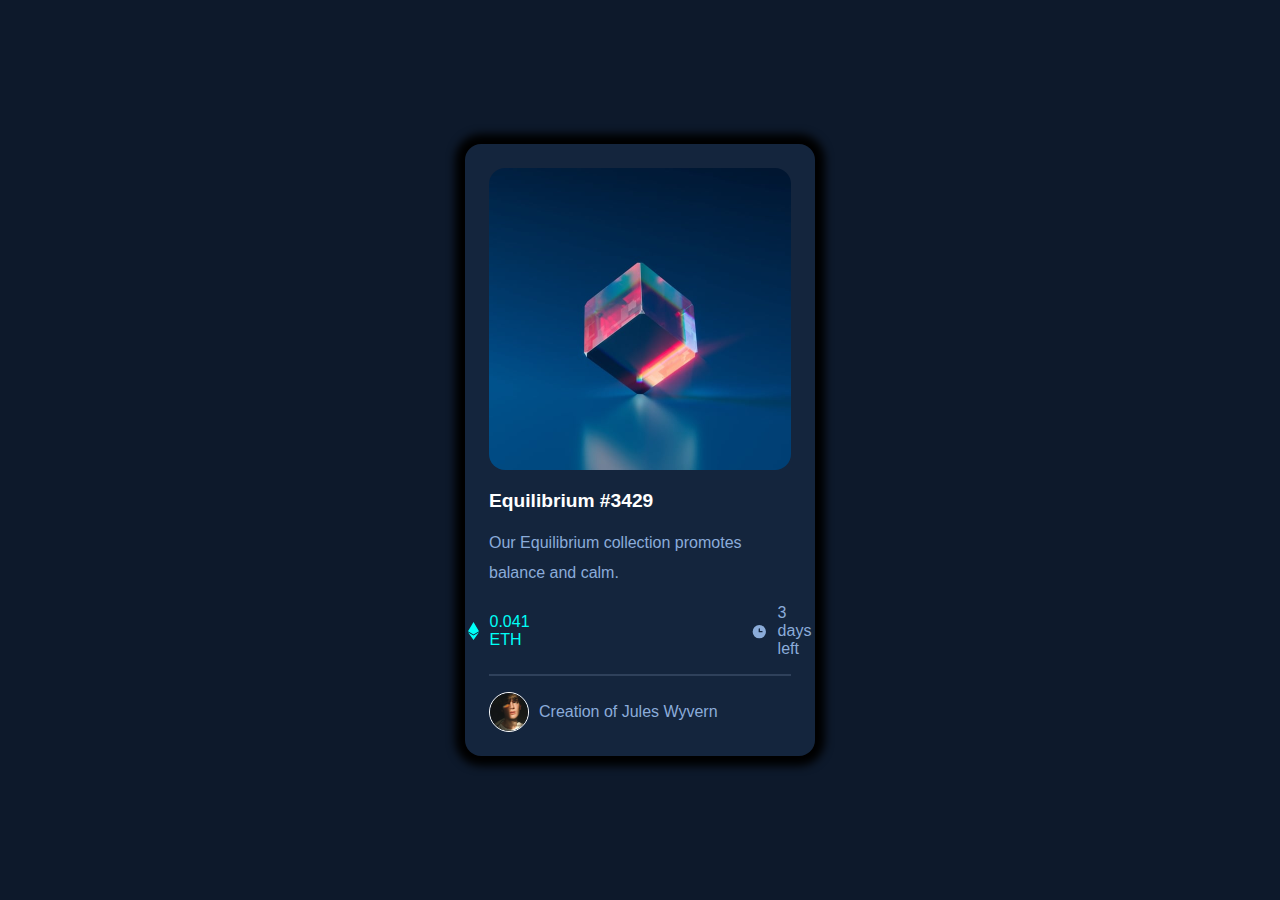
<file: Easy/nft-preview-card-component-main/index.html>
<!DOCTYPE html>
<html lang="en">
<head>
  <meta charset="UTF-8">
  <meta name="viewport" content="width=device-width, initial-scale=1.0"> <!-- displays site properly based on user's device -->

  <link rel="icon" type="image/png" sizes="32x32" href="./images/favicon-32x32.png">
  
  <title>Frontend Mentor | NFT preview card component</title>
  <link rel="stylesheet" href="style.css">
</head>
<body>
  <div class="card">
    <div class="card-container">
      <div class="header">
        <img src="./images/image-equilibrium.jpg" alt="Equilibrium" class="main-img">
        <div class="overlay"></div>
        <img src="./images/icon-view.svg" alt="view" class="view">
      </div>
      <div class="main">
        <h2 class="title">Equilibrium #3429</h2>
        <p class="content">
          Our Equilibrium collection promotes balance and calm.
        </p>
        <div class="icons">
          <div class="eth">
            <img src="./images/icon-ethereum.svg" alt="eth">
            <span>0.041 ETH</span>
          </div>
          <div class="time">
            <img src="./images/icon-clock.svg" alt="clock">
            <span>3 days left</span>
          </div>
        </div>
      </div>
      <div class="divider"></div>
      <div class="footer">
        <img src="./images/image-avatar.png" alt="avatar">
        <p>Creation of Jules Wyvern</p>
      </div>
    </div>
  </div>
</body>
</html>
</file>
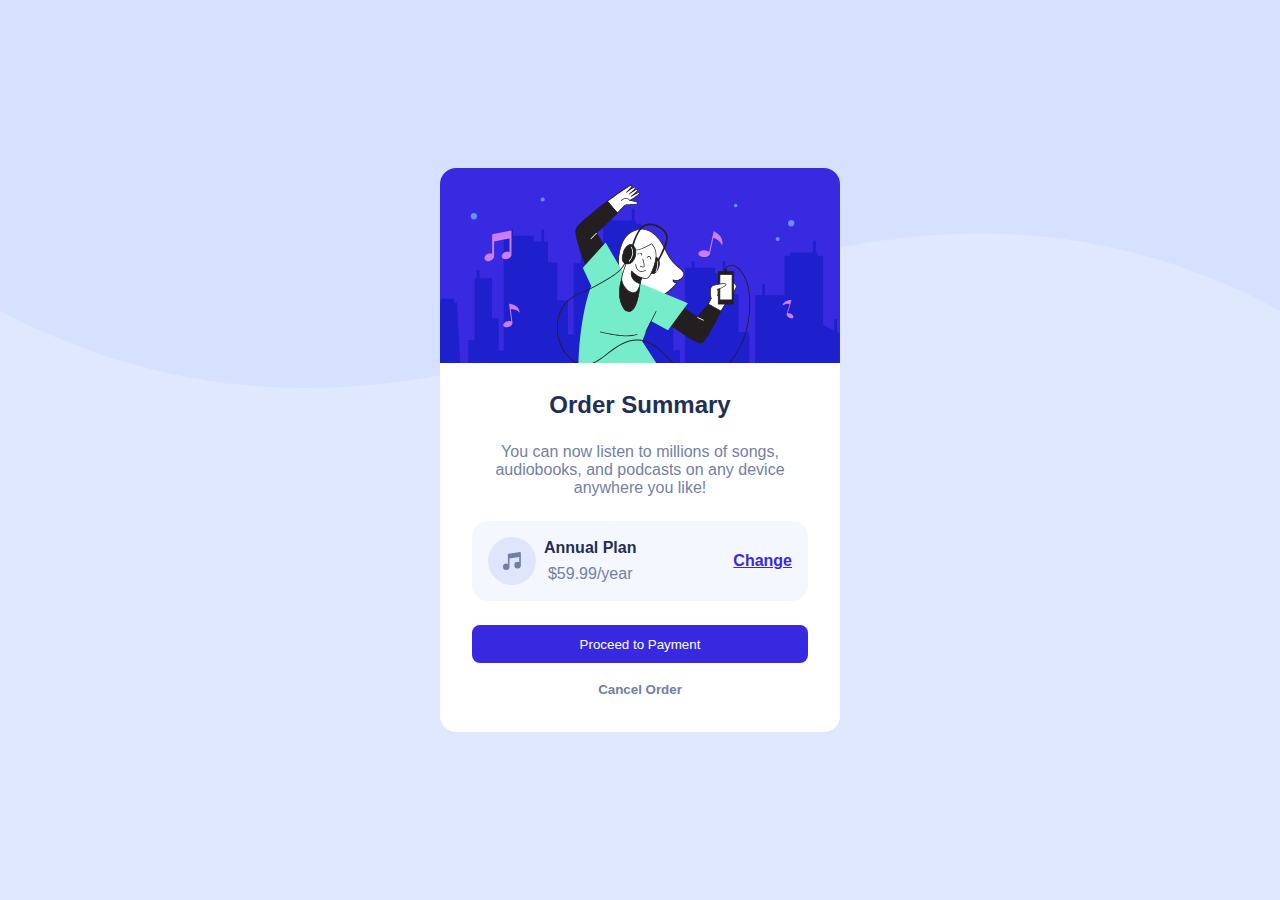
<file: Easy/order-summary-component-main/index.html>
<!DOCTYPE html>
<html lang="en">
<head>
  <meta charset="UTF-8">
  <meta name="viewport" content="width=device-width, initial-scale=1.0"> <!-- displays site properly based on user's device -->

  <link rel="icon" type="image/png" sizes="32x32" href="./images/favicon-32x32.png">
  
  <title>Frontend Mentor | Order summary card</title>

  <link rel="stylesheet" href="style.css">
</head>
<body>
  <div class="card">
    <div class="card-container">
      <div class="header">
        <img src="./images/illustration-hero.svg" alt="Hero">
      </div>
      <div class="main">
        <h2 class="title">Order Summary</h2>
        <p class="content">
          You can now listen to millions of songs, audiobooks, and podcasts on any 
          device anywhere you like!
        </p>
        <div class="plan">
          <div>
            <img src="./images/icon-music.svg" alt="Music">
            <div class="plan-info">
              <b>Annual Plan</b>
              <span>$59.99/year</span>
            </div>
          </div>
          <a class="link">Change</a>
        </div>
        <div class="btns">
          <button class="pay-btn">Proceed to Payment</button>
          <button class="cancle-btn">Cancel Order</button>
        </div>
      </div>
    </div>
  </div> 
</body>
</html>
</file>
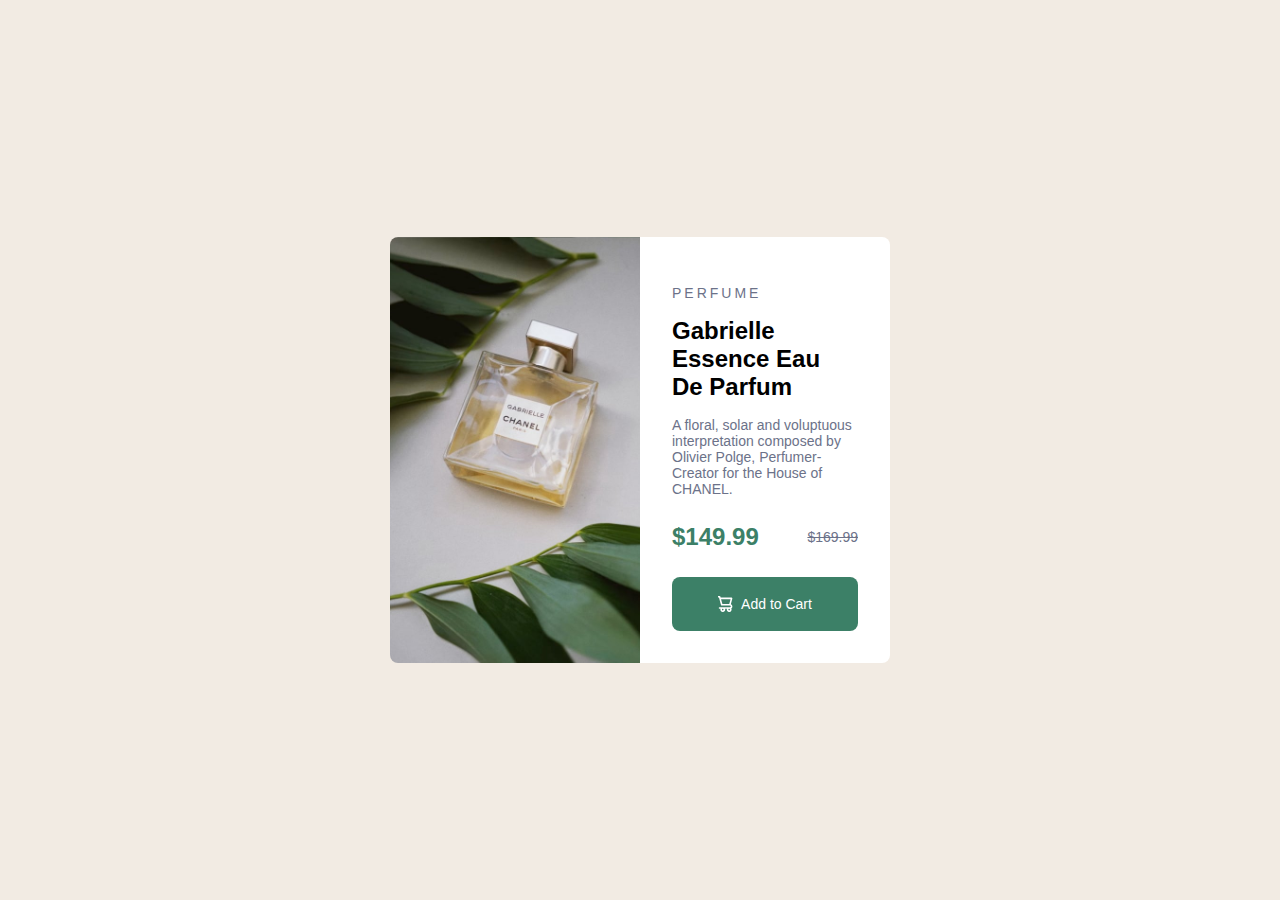
<file: Easy/product-preview-card-component-main/index.html>
<!DOCTYPE html>
<html lang="en">
<head>
  <meta charset="UTF-8">
  <meta name="viewport" content="width=device-width, initial-scale=1.0"> <!-- displays site properly based on user's device -->

  <link rel="icon" type="image/png" sizes="32x32" href="./images/favicon-32x32.png">
  
  <title>Frontend Mentor | Product preview card component</title>

  <link rel="stylesheet" href="style.css">

</head>
<body>
  <div class="card">
    <div class="card-container">
      <div class="card-image"></div>
      <div class="card-info">
        <p class="sub_title">Perfume</p>
        <h2>Gabrielle <br/>
          Essence Eau <br/>
          De Parfum
        </h2>
        <p class="info">
          A floral, solar and voluptuous interpretation composed by Olivier Polge, 
          Perfumer-Creator for the House of CHANEL.
        </p>
        <div class="prices">
          <h2>$149.99</h2>
          <p>$169.99</p>
        </div>
        <button>
          <img src="./images/icon-cart.svg" alt="cart">
          <p>Add to Cart</p>
        </button>
      </div>
    </div>
  </div>
</body>
</html>
</file>
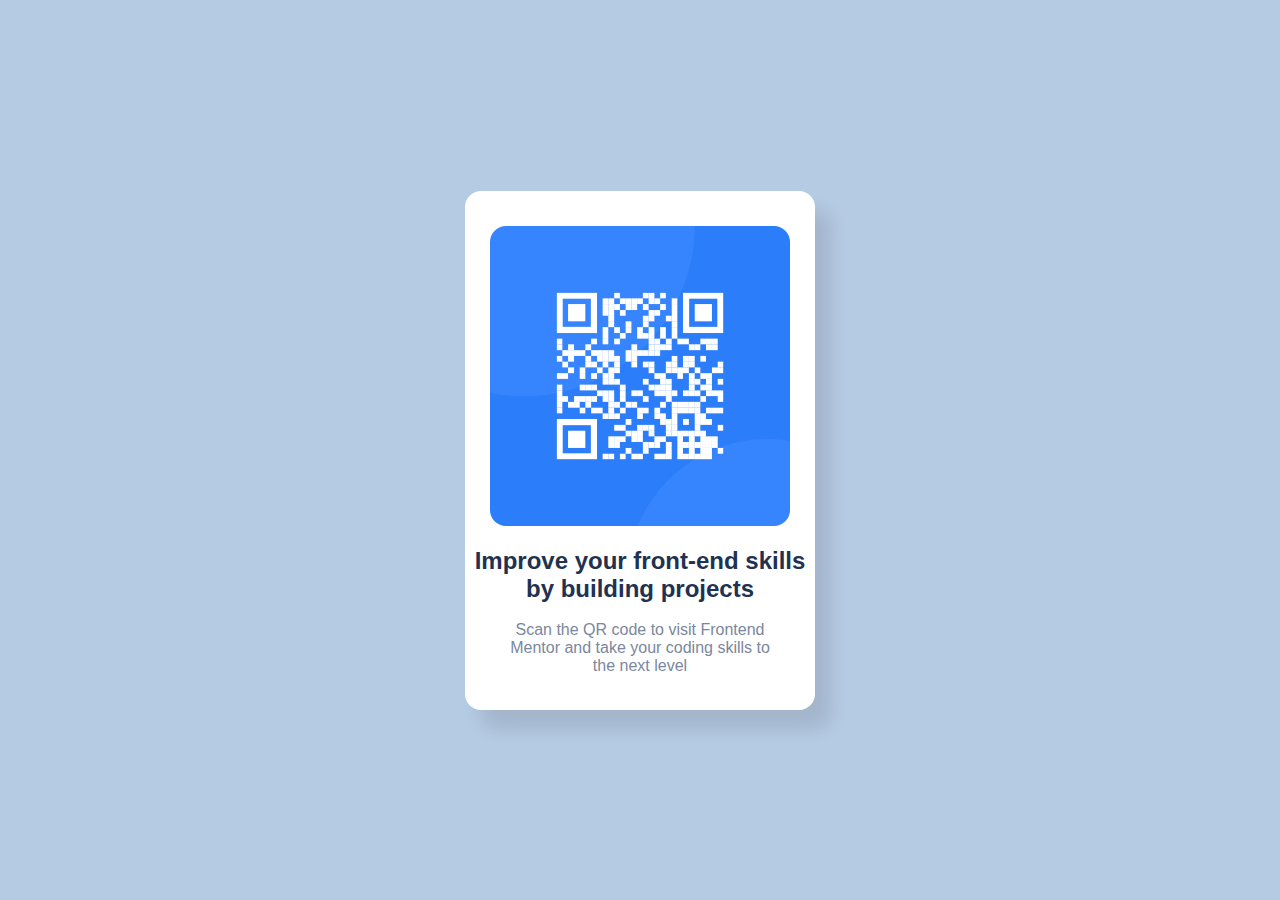
<file: Easy/qr-code-component-main/index.html>
<!DOCTYPE html>
<html lang="en">
<head>
  <meta charset="UTF-8">
  <meta name="viewport" content="width=device-width, initial-scale=1.0"> <!-- displays site properly based on user's device -->

  <link rel="icon" type="image/png" sizes="32x32" href="./images/favicon-32x32.png">
  
  <title>Frontend Mentor | QR code component</title>

  <link rel="stylesheet" href="style.css">
</head>
<body>

  <div class="card">
    <div class="card-container">
      <img src="./images/image-qr-code.png" alt="QR-Code">
      <h2>Improve your front-end skills by building projects</h2>
      <p>Scan the QR code to visit Frontend <br> Mentor and take your coding skills to <br> the next level</p>
    </div>
  </div>

</body>
</html>
</file>
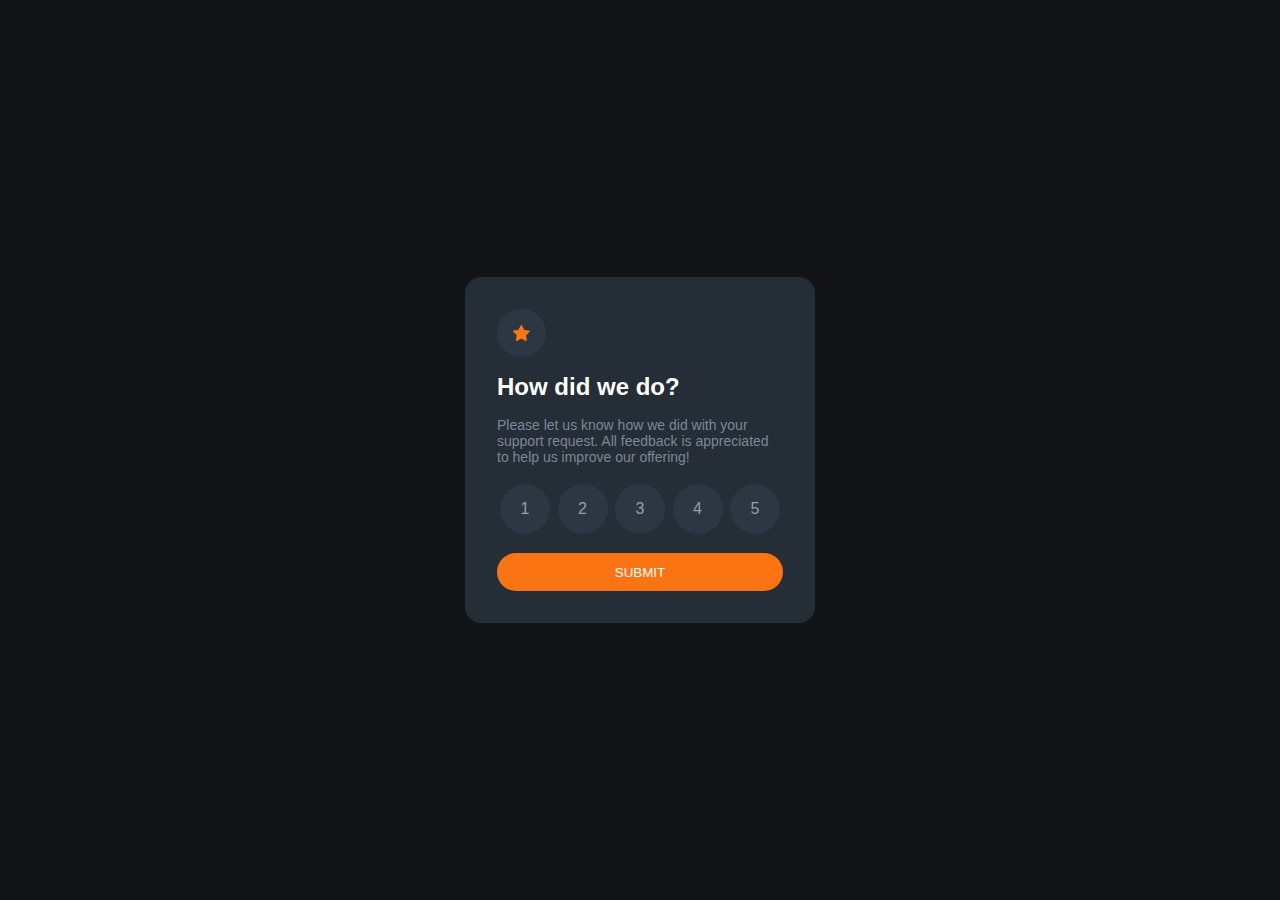
<file: Medium/interactive-rating-component-main/index.html>
<!DOCTYPE html>
<html lang="en">
<head>
  <meta charset="UTF-8">
  <meta name="viewport" content="width=device-width, initial-scale=1.0"> <!-- displays site properly based on user's device -->

  <link rel="icon" type="image/png" sizes="32x32" href="./images/favicon-32x32.png">
  
  <title>Frontend Mentor | Interactive rating component</title>

  <link rel="stylesheet" href="style.css">
</head>
<body>
  <div class="card">
    <div class="card-container">
      <div class="rating_section">
        <div class="star_icon">
          <img src="./images/icon-star.svg" alt="star">
        </div>
        <h2 class="title">
          How did we do?
        </h2>
        <p class="description">
          Please let us know how we did with your support request. All feedback is appreciated 
  to help us improve our offering!
        </p>
        <div class="ratings">
          <span>1</span>
          <span>2</span>
          <span>3</span>
          <span>4</span>
          <span>5</span>
        </div>
        <button class="submit_btn">
          Submit
        </button>
      </div>
      <div class="thank_section hidden">
        <img src="./images/illustration-thank-you.svg" alt="thank you">
        <div class="chip">
          <p>
            You selected <span id="rate"></span> out of 5
          </p>
        </div>
        <h2 class="title">
          Thank you!
        </h2>
        <p class="description">
          We appreciate you taking the time to give a rating. If you ever need more support, 
  don’t hesitate to get in touch!
        </p>
      </div>
    </div>
  </div>

  <script src="main.js"></script>
</body>
</html>
</file>
<file: Easy/nft-preview-card-component-main/style.css>
:root {
    --Soft-blue: hsl(215, 51%, 70%);
    --Cyan: hsl(178, 100%, 50%);
    --Very-dark-blue-main-BG: hsl(217, 54%, 11%);
    --Very-dark-blue-card-BG: hsl(216, 50%, 16%);
    --Very-dark-blue-line: hsl(215, 32%, 27%);
    --White: hsl(0, 0%, 100%);
}
* {
    margin: 0;
    padding: 0;
    box-sizing: border-box;
    font-family: sans-serif;
}
img {
    width: 100%;
}
.view {
    width: 50px;
}
body {
    min-height: 100vh;
    display: flex;
    align-items: center;
    justify-content: center;
    background-color: var(--Very-dark-blue-main-BG);
}
.card {
    background-color: var(--Very-dark-blue-card-BG);
    width: 350px;
    border-radius: 1rem;
    box-shadow: 0 0 8px 10px rgba(0,0,0.2);
}
.card-container {
    display: flex;
    flex-direction: column;
    gap: 1rem;
    padding: 1.5rem;
}
.header {
    position: relative;
    cursor:pointer;
}
.main-img {
    border-radius: 1rem;
}
.overlay {
    background-color: var(--Cyan);
    opacity: 40%;
    position: absolute;
    top: 0;
    bottom: 2px;
    left: 0;
    right: 0;
    border-radius: 1rem;
    display: none;
}
.view {
    position: absolute;
    top: 50%;
    left: 50%;
    transform: translate(-50%,-50%);
    display: none;
}
.header:hover .overlay,
.header:hover .view {
    display: block;
}
.main {
    display: flex;
    flex-direction: column;
    gap: 1rem;
}
.title {
    font-size: 1.2rem;
    cursor: pointer;
    color: var(--White);
}
.title:hover {
    color: var(--Cyan);
}
.content {
    color: var(--Soft-blue);
    font-weight: 300;
    line-height: 30px;
}
.icons {
    display: flex;
    align-items: center;
    justify-content: space-between;
}
.icons div {
    display: flex;
    align-items: center;
    justify-content: center;
    gap: 10px;
}
.eth {
    color: var(--Cyan);
    width: 20px;
}
.time {
    color: var(--Soft-blue);
    width: 20px;
}
.divider {
    width: 100%;
    height: 2px;
    background-color: var(--Very-dark-blue-line);
}
.footer {
    display: flex;
    align-items: center;
    gap: 10px;
}
.footer img {
    width: 40px;
    border:  1px solid var(--White);
    border-radius: 50%;
}
.footer p {
    color: var(--Soft-blue);
}
.footer b {
    color: var(--White);
    cursor: pointer;
}
.footer b:hover {
    color: var(--Cyan);
}
</file>
<file: Easy/order-summary-component-main/style.css>
:root {
--Pale-blue: hsl(225, 100%, 94%);
--Bright-blue: hsl(245, 75%, 52%);
--Very-pale-blue: hsl(225, 100%, 98%);
--Desaturated-blue: hsl(224, 23%, 55%);
--Dark-blue: hsl(223, 47%, 23%);
}
* {
    margin: 0;
    padding: 0;
    box-sizing: border-box;
    font-family: sans-serif;
}
img {
    max-width: 100%;;
}
body {
    min-height: 100vh;
    display: flex;
    align-items: center;
    justify-content: center;
    width: 100%;
    background-color: var(--Pale-blue);
    background-image: url('./images/pattern-background-desktop.svg');
    background-size: contain;
    background-repeat: no-repeat;
}
.card {
    background-color: white;
    width: 400px;
    border-radius: 1rem;
}
.card-container {
    display: flex;
    flex-direction: column;
}
.header img {
    border-radius: 1rem 1rem 0 0;
}
.main {
    padding: 1.5rem 2rem;
    text-align: center;
    display: flex;
    flex-direction: column;
    gap: 1.5rem;
}
.title {
    color: var(--Dark-blue);
}
.content {
    color: var(--Desaturated-blue);
    font-weight: 500;
}
.plan {
    display: flex;
    justify-content: space-between;
    align-items: center;
    background-color: var(--Very-pale-blue);
    border-radius: 1rem;
    padding: 1rem;
}
.plan div {
    display: flex;
    gap: .5rem;
    align-items: center;
}
.plan-info {
    display: flex;
    flex-direction: column;
    gap: .2rem;
}
.plan-info b {
    color: var(--Dark-blue);
}
.plan-info span {
    color: var(--Desaturated-blue);
}
.link {
    text-decoration: underline;
    color: var(--Bright-blue);
    font-weight: 700;
    cursor: pointer;
}
.link:hover {
    text-decoration: none;
    opacity: 70%;;
}
.btns {
    display: flex;
    flex-direction: column;
    gap: .5rem;
}
.btns button {
    padding: .7rem;
    border-radius: .5rem;
    border: none;
    cursor: pointer;
}
.pay-btn {
    background-color: var(--Bright-blue);
    color: white;
}
.pay-btn:hover{
    opacity: 70%;
}
.cancle-btn {
    color: var(--Desaturated-blue);
    font-weight: 700;
    background-color: white;
}
.cancle-btn:hover {
    color: var(--Dark-blue);
}
@media screen and (max-width:500px) {
    body {
        background-image: url('./images/pattern-background-mobile.svg');
    }
    .card {
        width: 360px;
    }
}
</file>
<file: Easy/product-preview-card-component-main/style.css>
:root {
    --Dark-cyan: hsl(158, 36%, 37%);
    --Cream: hsl(30, 38%, 92%);
    --Very-dark-blue: hsl(212, 21%, 14%);
    --Dark-grayish-blue: hsl(228, 12%, 48%);
    --White: hsl(0, 0%, 100%);
}
* {
    font-family: sans-serif;
    padding: 0;
    margin: 0;
    box-sizing: border-box;
}
body {
    min-height: 100vh;
    display: flex;
    align-items: center;
    justify-content: center;
    background-color: var(--Cream);
}
p {
    font-size: 14px;
    margin:  1rem 0;
}
.card {
    width: 500px;
    height: 100%;
}
.card-container {
    display: flex;
}
.card-image {
    background-image: url('./images/image-product-desktop.jpg');
    background-size: cover;
    width: 50%;
    background-position: center center;
    border-radius: .5rem 0 0 .5rem;
}
.card-info {
    width: 50%;
    background-color: var(--White);
    padding: 2rem;
    border-radius:  0 .5rem .5rem 0;
}
.sub_title {
    text-transform: uppercase;
    font-weight: 500;
    color: var(--Dark-grayish-blue);
    letter-spacing: 3px;
}
.title {
    margin:  1rem 0;
}
.info {
    color: var(--Dark-grayish-blue);
    margin-bottom: 1rem;
}
.prices {
    display: flex;
    align-items: center;
    justify-content: space-between;
    margin-bottom: 1rem;
}
.prices h2 {
    color: var(--Dark-cyan);
}
.prices p {
    text-decoration: line-through;
    color: var(--Dark-grayish-blue);
}
button {
    width: 100%;
    display: flex;
    align-items: center;
    justify-content: center;
    color: var(--White);
    border: none;
    border-radius: .5rem;
    padding: .2rem .7rem;
    background-color: var(--Dark-cyan);
    gap: .5rem;
    cursor: pointer;
}
button:hover{
    background-color: var(--Very-dark-blue);
}

@media screen and (max-width:550px) {
    .card {
        width: 350px;
    }
    .card-container {
        flex-direction: column;
        align-items: center;
    }
    .card-image {
        background-image: url('./images/image-product-mobile.jpg');
        background-size: cover;
        border-radius: .5rem .5rem 0 0;
        height: 250px;
        width: 100%;
        background-repeat: no-repeat;
    }
    .card-info {
        width: 100%;
        border-radius: 0 0 .5rem .5rem;
    }
}
</file>
<file: Easy/qr-code-component-main/style.css>
:root {
    --white: hsl(0,0%,100%);
    --light-gray: hsl(212,45%,80%);
    --Grayish-blue: hsl(220,15%,55%);
    --Dark-blue: hsl(218,44%,22%);
}
* {
    font-family: sans-serif;
    padding: 0;
    margin: 0;
    box-sizing: border-box;
}
body {
    min-height: 100vh;
    background-color: var(--light-gray);
    display: flex;
    align-items: center;
    justify-content: center;
}
.card {
    background-color: var(--white);
    width: 350px;
    height: 100%;
    text-align: center;
    box-shadow: 16px 19px 17px rgba(0,0,0,0.1);
    border-radius: 1rem;
}
.card-container {
    margin: 10% auto;
}
.card-container img {
    width: 300px;
    border-radius: 1rem;
}
.card-container h2 {
    color: var(--Dark-blue);
    font-weight: 700;
    margin: 5% auto;
}
.card-container p {
    color: var(--Grayish-blue);
    font-weight: 400;
    margin: 1rem 0;
}
</file>
<file: Medium/interactive-rating-component-main/style.css>
:root {
--Orange: hsl(25, 97%, 53%);
--White: hsl(0, 0%, 100%);
--Light-Grey: hsl(217, 12%, 63%);
--Medium-Grey: hsl(216, 12%, 54%);
--Dark-Blue: hsl(213, 19%, 18%);
--Very-Dark-Blue: hsl(216, 12%, 8%);
--Secondary: hsl(213deg, 20%, 22%);
}

* {
    margin: 0;
    padding: 0;
    box-sizing: border-box;
    font-family: sans-serif;
}
body {
    min-height: 100vh;
    display: flex;
    align-items: center;
    justify-content: center;
    background-color: var(--Very-Dark-Blue);
}
.hidden {
    display: none;
}
.card {
    background-color: var(--Dark-Blue);
    border-radius: 1rem;
    width: 350px;
}
.card-container {
    padding: 2rem;
}
.star_icon {
    background-color: var(--Secondary);
    width: fit-content;
    padding: 1rem;
    display: flex;
    align-items: center;
    justify-content: center;
    border-radius: 50%;
    margin-bottom: 1rem;
}
.title {
    color: var(--White);
    margin-bottom: 1rem;
}
.description {
    font-size: 14px;
    color: var(--Medium-Grey);
    margin-bottom: 1rem;
}
.ratings {
    display: flex;
    justify-content: space-between;
    align-items: center;
    margin-bottom: 1rem;
}
.ratings span {
    width: 50px;
    height: 50px;
    display: flex;
    align-items: center;
    justify-content: center;
    background-color: var(--Secondary);
    cursor: pointer;
    margin: 3px;
    color: var(--Light-Grey);
    border-radius: 50%;
}
.ratings span:hover {
    background-color: var(--Light-Grey);
    color: var(--White);
}
.submit_btn {
    width: 100%;
    color: var(--White);
    border: none;
    border-radius: 2rem;
    background-color: var(--Orange);
    padding: 0.7rem;
    text-transform: uppercase;
    cursor: pointer;
}
.submit_btn:hover {
    background-color: var(--White);
    color: var(--Oranges);
}
.thank_section {
    text-align: center;
}
.chip {
    background-color: var(--Secondary);
    width: fit-content;
    margin: 1rem auto;
    color: var(--Orange);
    font-size: 14px;
    padding: 0.7rem;
    border-radius: .2rem;
}
.checked {
    background-color: var(--Orange) !important;
    color: var(--White) !important;
}
</file>
